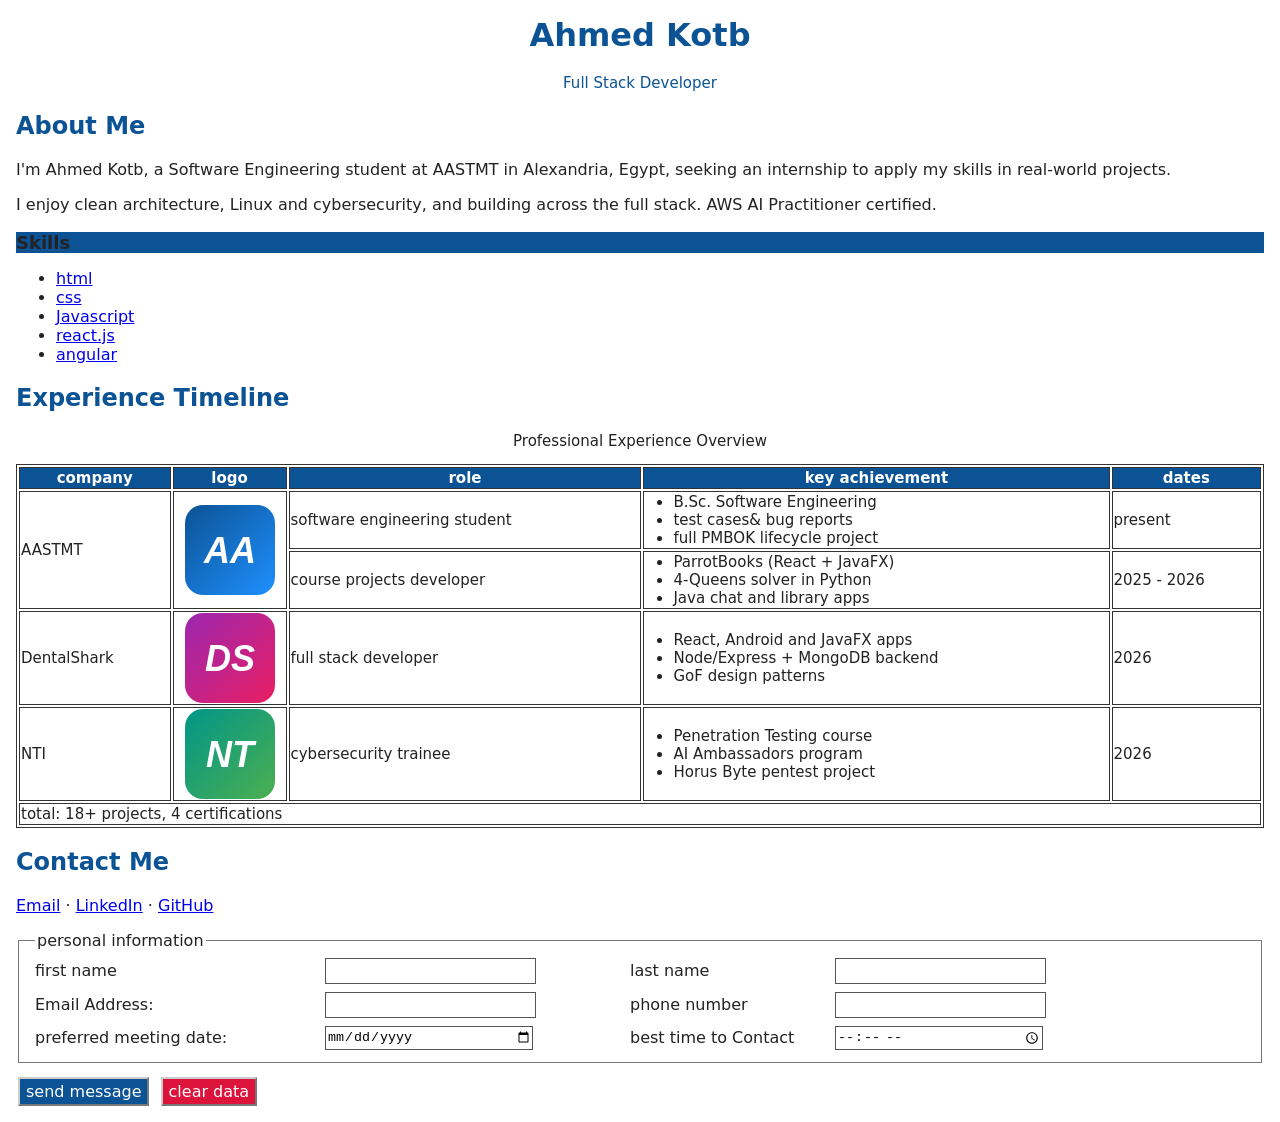
<file: index.html>
<!DOCTYPE html>
<html lang="en">
<head>
  <meta charset="UTF-8">
  <meta name="viewport" content="width=device-width, initial-scale=1.0">
  <title>Ahmed Kotb | Software Engineer</title>
</head>
<body style="font-family:Verdana,'DejaVu Sans',sans-serif;font-size:16px;color:#222;margin:16px;">

  <header style="text-align:center;">
    <h1 style="color:#0b5394;margin:0 0 20px;">Ahmed Kotb</h1>
    <p style="color:#0b5394;margin:0 0 20px;font-size:15px;">Full Stack Developer</p>
  </header>

  <main>
    <!-- About -->
    <section id="about">
      <h2 style="color:#0b5394;">About Me</h2>
      <p>I'm Ahmed Kotb, a Software Engineering student at AASTMT in Alexandria, Egypt, seeking an internship to apply my skills in real-world projects.</p>
      <p>I enjoy clean architecture, Linux and cybersecurity, and building across the full stack. AWS AI Practitioner certified.</p>
    </section>

    <!-- Skills -->
    <section id="skills">
      <h3 style="background:#0b5394;font-size:18px;margin:18px 0 16px;">Skills</h3>
      <ul style="margin:0;padding-left:40px;">
        <li><a href="https://developer.mozilla.org/en-US/docs/Web/HTML" target="_blank">html</a></li>
        <li><a href="https://developer.mozilla.org/en-US/docs/Web/CSS" target="_blank">css</a></li>
        <li><a href="https://developer.mozilla.org/en-US/docs/Web/JavaScript" target="_blank">Javascript</a></li>
        <li><a href="https://react.dev" target="_blank">react.js</a></li>
        <li><a href="https://angular.dev" target="_blank">angular</a></li>
      </ul>
    </section>

    <!-- Experience -->
    <section id="experience">
      <h2 style="color:#0b5394;">Experience Timeline</h2>
      <table style="width:100%;border:1px solid #333;border-spacing:2px;font-size:15px;">
        <caption style="margin-bottom:14px;">Professional Experience Overview</caption>
        <thead>
          <tr>
            <th style="background:#0b5394;color:#fff;border:1px solid #333;">company</th>
            <th style="background:#0b5394;color:#fff;border:1px solid #333;">logo</th>
            <th style="background:#0b5394;color:#fff;border:1px solid #333;">role</th>
            <th style="background:#0b5394;color:#fff;border:1px solid #333;">key achievement</th>
            <th style="background:#0b5394;color:#fff;border:1px solid #333;">dates</th>
          </tr>
        </thead>
        <tbody>
          <tr>
            <td rowspan="2" style="border:1px solid #333;padding:1px;">AASTMT</td>
            <td rowspan="2" style="border:1px solid #333;padding:1px;text-align:center;width:110px;">
              <img alt="AASTMT logo" src="data:image/svg+xml;utf8,<svg xmlns='http://www.w3.org/2000/svg' viewBox='0 0 90 90'><defs><linearGradient id='g' x1='0' y1='0' x2='1' y2='1'><stop offset='0' stop-color='%230b5394'/><stop offset='1' stop-color='%231e90ff'/></linearGradient></defs><rect width='90' height='90' rx='18' fill='url(%23g)'/><text x='45' y='58' font-size='36' font-weight='bold' font-style='italic' font-family='Arial' fill='white' text-anchor='middle'>AA</text></svg>" style="display:block;margin:0 auto;width:90px;height:90px;">
            </td>
            <td style="border:1px solid #333;padding:1px;">software engineering student</td>
            <td style="border:1px solid #333;padding:1px;">
              <ul style="margin:0;padding-left:28px;">
                <li>B.Sc. Software Engineering</li>
                <li>test cases& bug reports</li>
                <li>full PMBOK lifecycle project</li>
              </ul>
            </td>
            <td style="border:1px solid #333;padding:1px;">present</td>
          </tr>
          <tr>
            <td style="border:1px solid #333;padding:1px;">course projects developer</td>
            <td style="border:1px solid #333;padding:1px;">
              <ul style="margin:0;padding-left:28px;">
                <li>ParrotBooks (React + JavaFX)</li>
                <li>4-Queens solver in Python</li>
                <li>Java chat and library apps</li>
              </ul>
            </td>
            <td style="border:1px solid #333;padding:1px;">2025 - 2026</td>
          </tr>
          <tr>
            <td style="border:1px solid #333;padding:1px;">DentalShark</td>
            <td style="border:1px solid #333;padding:1px;text-align:center;width:110px;">
              <img alt="DentalShark logo" src="data:image/svg+xml;utf8,<svg xmlns='http://www.w3.org/2000/svg' viewBox='0 0 90 90'><defs><linearGradient id='g' x1='0' y1='0' x2='1' y2='1'><stop offset='0' stop-color='%239c27b0'/><stop offset='1' stop-color='%23e91e63'/></linearGradient></defs><rect width='90' height='90' rx='18' fill='url(%23g)'/><text x='45' y='58' font-size='36' font-weight='bold' font-style='italic' font-family='Arial' fill='white' text-anchor='middle'>DS</text></svg>" style="display:block;margin:0 auto;width:90px;height:90px;">
            </td>
            <td style="border:1px solid #333;padding:1px;">full stack developer</td>
            <td style="border:1px solid #333;padding:1px;">
              <ul style="margin:0;padding-left:28px;">
                <li>React, Android and JavaFX apps</li>
                <li>Node/Express + MongoDB backend</li>
                <li>GoF design patterns</li>
              </ul>
            </td>
            <td style="border:1px solid #333;padding:1px;">2026</td>
          </tr>
          <tr>
            <td style="border:1px solid #333;padding:1px;">NTI</td>
            <td style="border:1px solid #333;padding:1px;text-align:center;width:110px;">
              <img alt="NTI logo" src="data:image/svg+xml;utf8,<svg xmlns='http://www.w3.org/2000/svg' viewBox='0 0 90 90'><defs><linearGradient id='g' x1='0' y1='0' x2='1' y2='1'><stop offset='0' stop-color='%23009688'/><stop offset='1' stop-color='%234caf50'/></linearGradient></defs><rect width='90' height='90' rx='18' fill='url(%23g)'/><text x='45' y='58' font-size='36' font-weight='bold' font-style='italic' font-family='Arial' fill='white' text-anchor='middle'>NT</text></svg>" style="display:block;margin:0 auto;width:90px;height:90px;">
            </td>
            <td style="border:1px solid #333;padding:1px;">cybersecurity trainee</td>
            <td style="border:1px solid #333;padding:1px;">
              <ul style="margin:0;padding-left:28px;">
                <li>Penetration Testing course</li>
                <li>AI Ambassadors program</li>
                <li>Horus Byte pentest project</li>
              </ul>
            </td>
            <td style="border:1px solid #333;padding:1px;">2026</td>
          </tr>
        </tbody>
        <tfoot>
          <tr>
            <td colspan="5" style="border:1px solid #333;padding:1px;">total: 18+ projects, 4 certifications</td>
          </tr>
        </tfoot>
      </table>
    </section>

    <!-- Contact -->
    <section id="contact">
      <h2 style="color:#0b5394;">Contact Me</h2>
      <p><a href="mailto:akotb4749@gmail.com">Email</a> · <a href="https://www.linkedin.com/in/ahmed-kotb-ak349/" target="_blank">LinkedIn</a> · <a href="https://github.com/AhmedKotb349" target="_blank">GitHub</a></p>

      <form action="mailto:akotb4749@gmail.com" method="post" enctype="text/plain">
        <fieldset style="border:1px solid #777;padding:8px 16px 12px;">
          <legend>personal information</legend>
          <div style="display:grid;grid-template-columns:290px 205px 100px 1fr 205px 1fr;align-items:center;row-gap:8px;">
            <label for="first-name">first name</label>
            <input type="text" id="first-name" name="firstName" style="width:205px;height:22px;border:1px solid #555;">
            <span></span>
            <label for="last-name">last name</label>
            <input type="text" id="last-name" name="lastName" style="width:205px;height:22px;border:1px solid #555;">
            <span></span>
            <label for="email">Email Address:</label>
            <input type="email" id="email" name="email" style="width:205px;height:22px;border:1px solid #555;">
            <span></span>
            <label for="phone">phone number</label>
            <input type="tel" id="phone" name="phone" style="width:205px;height:22px;border:1px solid #555;">
            <span></span>
            <label for="meeting-date">preferred meeting date:</label>
            <input type="date" id="meeting-date" name="meetingDate" style="width:205px;height:22px;border:1px solid #555;">
            <span></span>
            <label for="contact-time">best time to Contact</label>
            <input type="time" id="contact-time" name="contactTime" style="width:205px;height:22px;border:1px solid #555;">
            <span></span>
          </div>
        </fieldset>

        <button type="submit" style="font-family:inherit;font-size:16px;color:#fff;background:#0b5394;border:2px outset #ccc;padding:3px 6px;margin:14px 4px 0 2px;cursor:pointer;">send message</button>
        <button type="reset" style="font-family:inherit;font-size:16px;color:#fff;background:#dc143c;border:2px outset #ccc;padding:3px 6px;margin:14px 4px 0 2px;cursor:pointer;">clear data</button>
      </form>
    </section>
  </main>

</body>
</html>
</file>
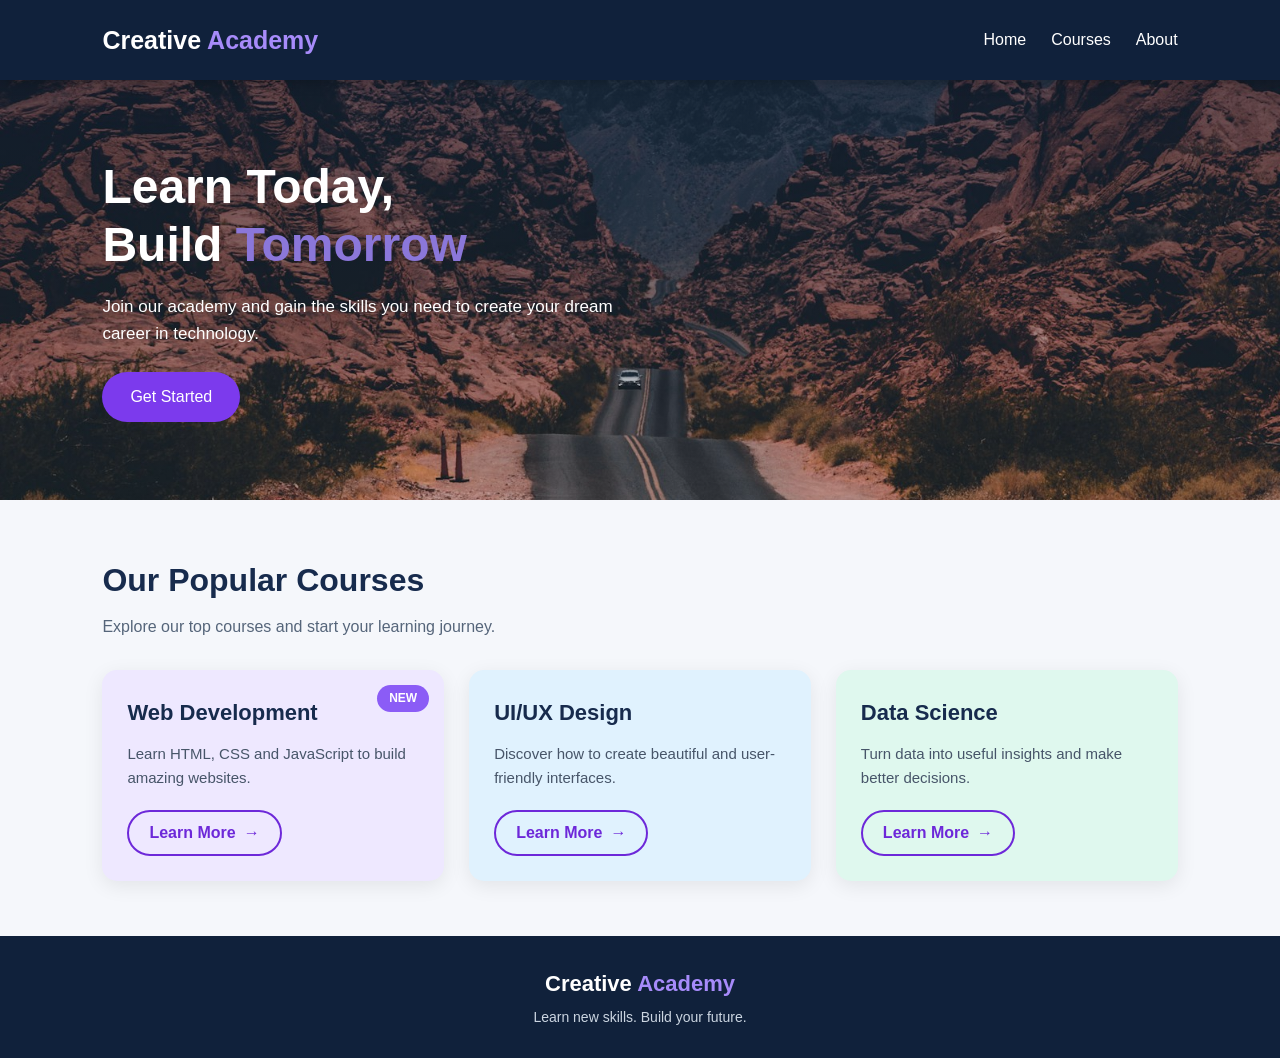
<file: creative-academy/index.html>
<!DOCTYPE html>
<html lang="en">
<head>
    <meta charset="UTF-8">
    <meta name="viewport" content="width=device-width, initial-scale=1.0">
    <meta name="description" content="Creative Academy offers courses in web development, UI/UX design and data science.">
    <title>Creative Academy</title>
    <link rel="stylesheet" href="style.css">
</head>
<body>

    <!-- Navbar -->
    <header>
        <nav class="navbar" aria-label="Main navigation">
            <h2 class="logo">Creative <span>Academy</span></h2>

            <ul class="nav-links">
                <li><a href="#home">Home</a></li>
                <li><a href="#courses">Courses</a></li>
                <li><a href="#about">About</a></li>
            </ul>
        </nav>
    </header>

    <main>
        <!-- Hero Section -->
        <section class="hero" id="home">
            <div class="hero-content">
                <h1>Learn Today,<br>Build <span>Tomorrow</span></h1>

                <p>
                    Join our academy and gain the skills you need
                    to create your dream career in technology.
                </p>

                <a href="#courses" class="btn">Get Started</a>
            </div>
        </section>

        <!-- Courses Section -->
        <section class="courses" id="courses">
            <h2>Our Popular Courses</h2>

            <p class="section-description">
                Explore our top courses and start your learning journey.
            </p>

            <div class="cards-container">

                <!-- Card 1 -->
                <article class="card card-one">
                    <span class="badge">NEW</span>
                    <h3>Web Development</h3>
                    <p>
                        Learn HTML, CSS and JavaScript
                        to build amazing websites.
                    </p>
                    <details class="course-details">
                        <summary class="learn-btn">
                            <span class="label-more">Learn More</span>
                            <span class="label-less">Show Less</span>
                            <span class="arrow" aria-hidden="true">→</span>
                        </summary>
                        <ul>
                            <li>HTML, CSS and JavaScript basics</li>
                            <li>Responsive layouts</li>
                            <li>Build 3 real projects</li>
                        </ul>
                    </details>
                </article>

                <!-- Card 2 -->
                <article class="card card-two">
                    <h3>UI/UX Design</h3>
                    <p>
                        Discover how to create beautiful
                        and user-friendly interfaces.
                    </p>
                    <details class="course-details">
                        <summary class="learn-btn">
                            <span class="label-more">Learn More</span>
                            <span class="label-less">Show Less</span>
                            <span class="arrow" aria-hidden="true">→</span>
                        </summary>
                        <ul>
                            <li>User research and personas</li>
                            <li>Wireframes and prototypes</li>
                            <li>Usability testing</li>
                        </ul>
                    </details>
                </article>

                <!-- Card 3 -->
                <article class="card card-three">
                    <h3>Data Science</h3>
                    <p>
                        Turn data into useful insights
                        and make better decisions.
                    </p>
                    <details class="course-details">
                        <summary class="learn-btn">
                            <span class="label-more">Learn More</span>
                            <span class="label-less">Show Less</span>
                            <span class="arrow" aria-hidden="true">→</span>
                        </summary>
                        <ul>
                            <li>Python and data cleaning</li>
                            <li>Charts and dashboards</li>
                            <li>Intro to machine learning</li>
                        </ul>
                    </details>
                </article>

            </div>
        </section>
    </main>

    <!-- Footer -->
    <footer class="footer" id="about">
        <h3>Creative <span>Academy</span></h3>
        <p>Learn new skills. Build your future.</p>
    </footer>

</body>
</html>
</file>
<file: creative-academy/style.css>
/* General Styles */
* {
    margin: 0;
    padding: 0;
    box-sizing: border-box;
}

html {
    scroll-behavior: smooth;
}

body {
    font-family: Arial, sans-serif;
    color: #172b4d;
    background-color: #f5f7fb;
    line-height: 1.6;
}

:focus-visible {
    outline: 3px solid #7c3aed;
    outline-offset: 3px;
}

/* Navbar */
header {
    position: sticky;
    top: 0;
    z-index: 100;
    box-shadow: 0 2px 12px rgba(0, 0, 0, 0.25);
}

.navbar {
    display: flex;
    justify-content: space-between;
    align-items: center;
    padding: 20px 8%;
    background-color: #10213b;
    color: white;
}

.logo {
    font-size: 25px;
}

.logo span,
.footer span {
    color: #a78bfa;
}

.nav-links {
    display: flex;
    gap: 25px;
    list-style: none;
}

.nav-links a {
    color: white;
    text-decoration: none;
    transition: color 0.3s ease;
}

.nav-links a:hover {
    color: #a78bfa;
}

/* Hero Section */
.hero {
    min-height: 420px;
    background-color: #10213b;
    background-image:
        linear-gradient(rgba(10, 25, 50, 0.55), rgba(10, 25, 50, 0.202)),
        url("images/hero.jpg");
    background-size: cover;
    background-position: center;
    display: flex;
    align-items: center;
    padding: 60px 8%;
    color: white;
}

.hero-content {
    max-width: 550px;
}

.hero h1 {
    font-size: 48px;
    line-height: 1.2;
    margin-bottom: 20px;
}

.hero h1 span {
    color: #8b77da;
}

.hero p {
    font-size: 17px;
    margin-bottom: 25px;
}

.btn {
    display: inline-block;
    background-color: #7c3aed;
    color: white;
    text-decoration: none;
    padding: 12px 28px;
    border-radius: 30px;
    transition: background-color 0.3s, transform 0.3s;
}

.btn:hover {
    background-color: #5b21b6;
    transform: translateY(-3px);
}

/* Courses Section */
.courses {
    padding: 55px 8%;
}

.courses > h2 {
    font-size: 32px;
    margin-bottom: 8px;
}

.section-description {
    color: #55657a;
    margin-bottom: 30px;
}

/* Cards Container */
.cards-container {
    display: flex;
    align-items: flex-start;
    gap: 25px;
}

/* Individual Cards */
.card {
    flex: 1;
    padding: 25px;
    border-radius: 15px;
    box-shadow: 0 5px 20px rgba(0, 0, 0, 0.08);
    position: relative;
    transition: transform 0.3s, box-shadow 0.3s;
}

.card-one   { background-color: #eee8ff; }
.card-two   { background-color: #e0f2fe; }
.card-three { background-color: #dff8ee; }

.card:hover {
    transform: translateY(-8px);
    box-shadow: 0 12px 25px rgba(0, 0, 0, 0.15);
}

.card h3 {
    font-size: 22px;
    margin-bottom: 12px;
}

.card p {
    font-size: 15px;
    color: #475569;
    margin-bottom: 20px;
}

/* Learn More button*/
.course-details summary {
    list-style: none;
}

.course-details summary::-webkit-details-marker {
    display: none;
}

.learn-btn {
    display: inline-flex;
    align-items: center;
    gap: 8px;
    padding: 8px 20px;
    border: 2px solid #6d28d9;
    border-radius: 30px;
    background-color: transparent;
    color: #6d28d9;
    font-weight: bold;
    cursor: pointer;
    user-select: none;
    transition: background-color 0.3s, color 0.3s, transform 0.15s;
}

.learn-btn .arrow {
    display: inline-block;
    transition: transform 0.3s;
}

.learn-btn:hover,
.course-details[open] .learn-btn {
    background-color: #6d28d9;
    color: white;
}

.learn-btn:hover .arrow {
    animation: arrow-nudge 0.8s ease-in-out infinite;
}

.learn-btn:active {
    transform: scale(0.95);
}

/* Label swaps between "Learn More" and "Show Less" */
.label-less,
.course-details[open] .label-more {
    display: none;
}

.course-details[open] .label-less {
    display: inline;
}

/* Open state: arrow points down */
.course-details[open] .learn-btn .arrow {
    transform: rotate(90deg);
}

.course-details[open] .learn-btn:hover .arrow {
    animation: none;
}

/* Course details list slides in when opened */
.course-details ul {
    list-style: none;
}

.course-details[open] ul {
    animation: details-in 0.45s ease both;
}

.course-details li {
    padding: 6px 0 6px 22px;
    position: relative;
    font-size: 15px;
    color: #475569;
}

.course-details li:first-child {
    margin-top: 16px;
}

.course-details li::before {
    content: "✓";
    position: absolute;
    left: 0;
    color: #6d28d9;
    font-weight: bold;
}

.course-details[open] li {
    animation: item-in 0.4s ease both;
}

.course-details[open] li:nth-child(2) { animation-delay: 0.08s; }
.course-details[open] li:nth-child(3) { animation-delay: 0.16s; }

@keyframes arrow-nudge {
    0%, 100% { transform: translateX(0); }
    50%      { transform: translateX(6px); }
}

@keyframes details-in {
    from { opacity: 0; transform: translateY(-10px); }
    to   { opacity: 1; transform: translateY(0); }
}

@keyframes item-in {
    from { opacity: 0; transform: translateX(-12px); }
    to   { opacity: 1; transform: translateX(0); }
}

/* Badge */
.badge {
    position: absolute;
    top: 15px;
    right: 15px;

    background-color: #8b5cf6;
    color: white;

    padding: 4px 12px;
    border-radius: 20px;
    font-size: 12px;
    font-weight: bold;
}

/* Footer */
.footer {
    background-color: #10213b;
    color: white;
    text-align: center;
    padding: 30px 20px;
}

.footer h3 {
    font-size: 22px;
    margin-bottom: 5px;
}

.footer p {
    font-size: 14px;
    color: #cbd5e1;
}

/* Responsive Design */
@media (max-width: 768px) {
    .navbar {
        flex-direction: column;
        gap: 15px;
    }

    .nav-links {
        gap: 18px;
    }

    .hero {
        min-height: 350px;
        padding: 40px 6%;
    }

    .hero h1 {
        font-size: 34px;
    }

    .courses {
        padding: 40px 6%;
    }

    .courses > h2 {
        font-size: 27px;
    }

    .cards-container {
        flex-direction: column;
    }

    .card {
        width: 100%;
    }
}

@media (prefers-reduced-motion: reduce) {
    html { scroll-behavior: auto; }
    * { transition: none !important; animation: none !important; }
}
</file>
